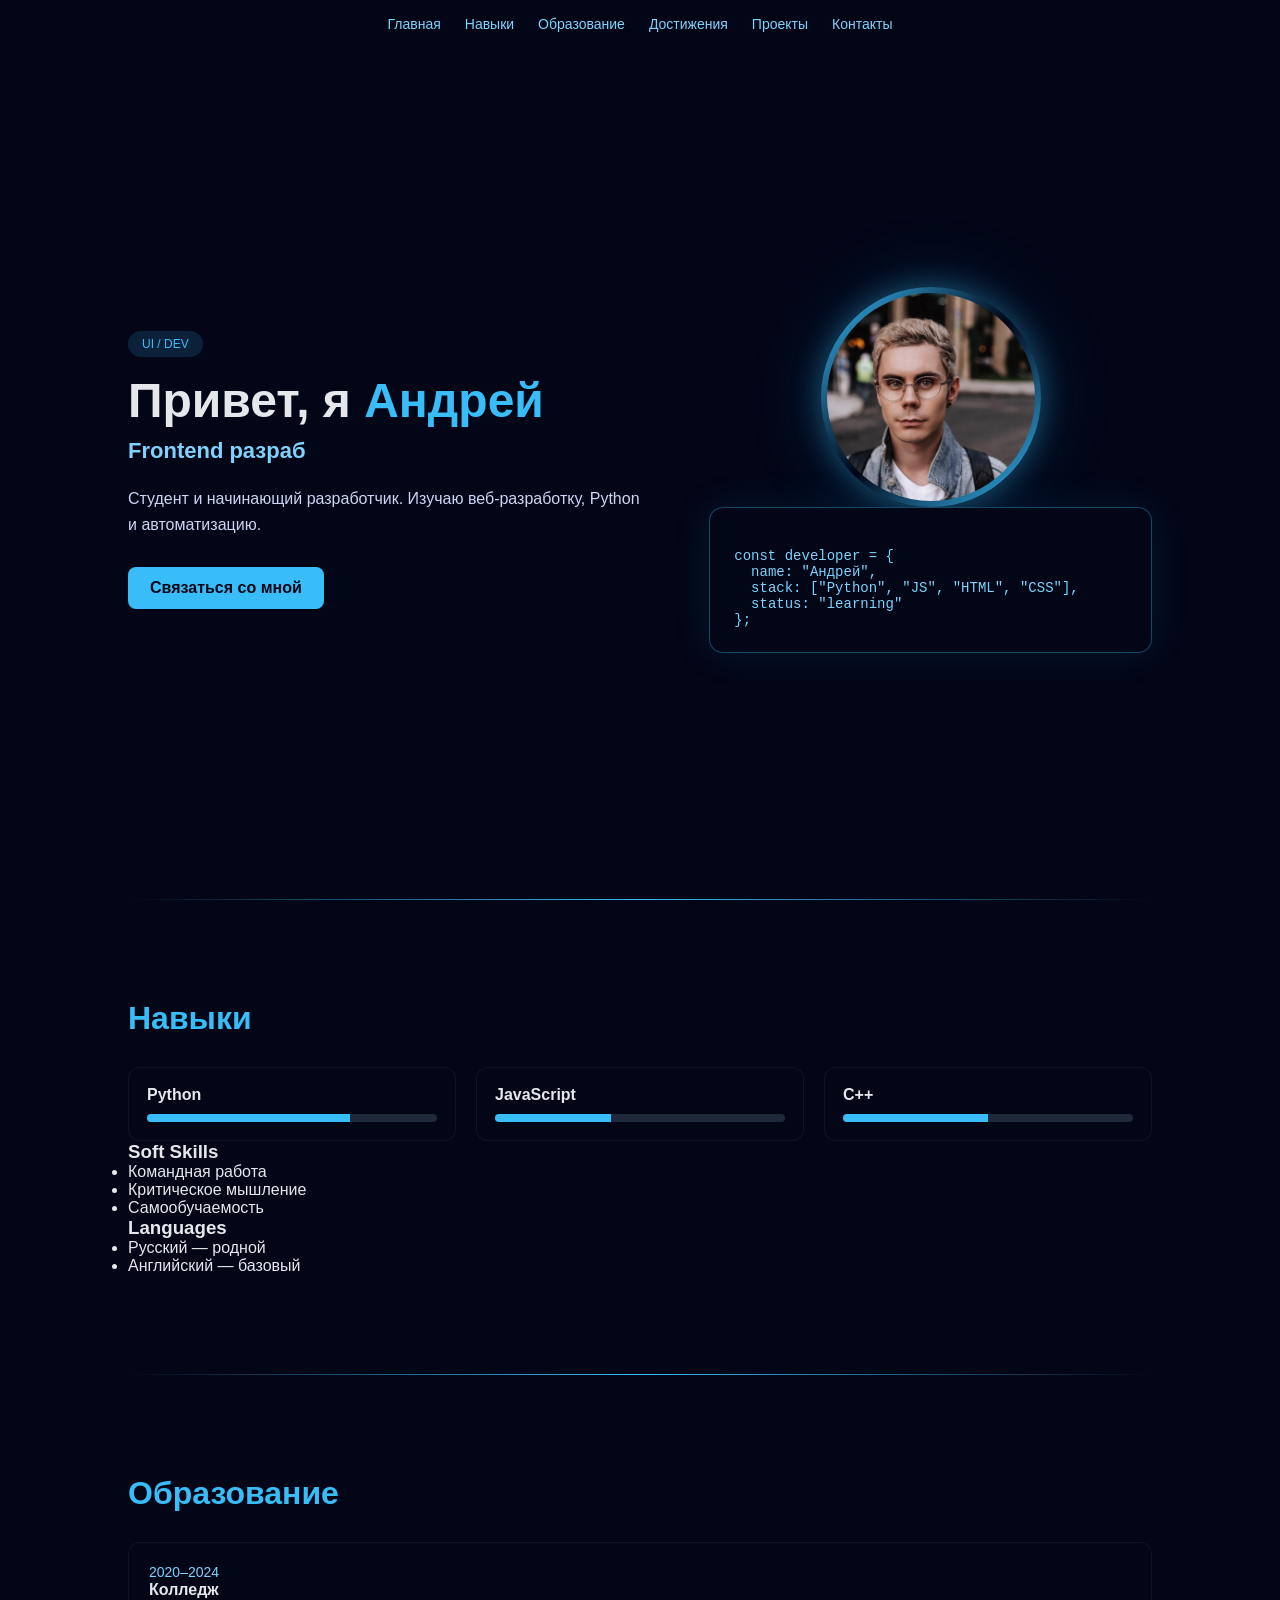
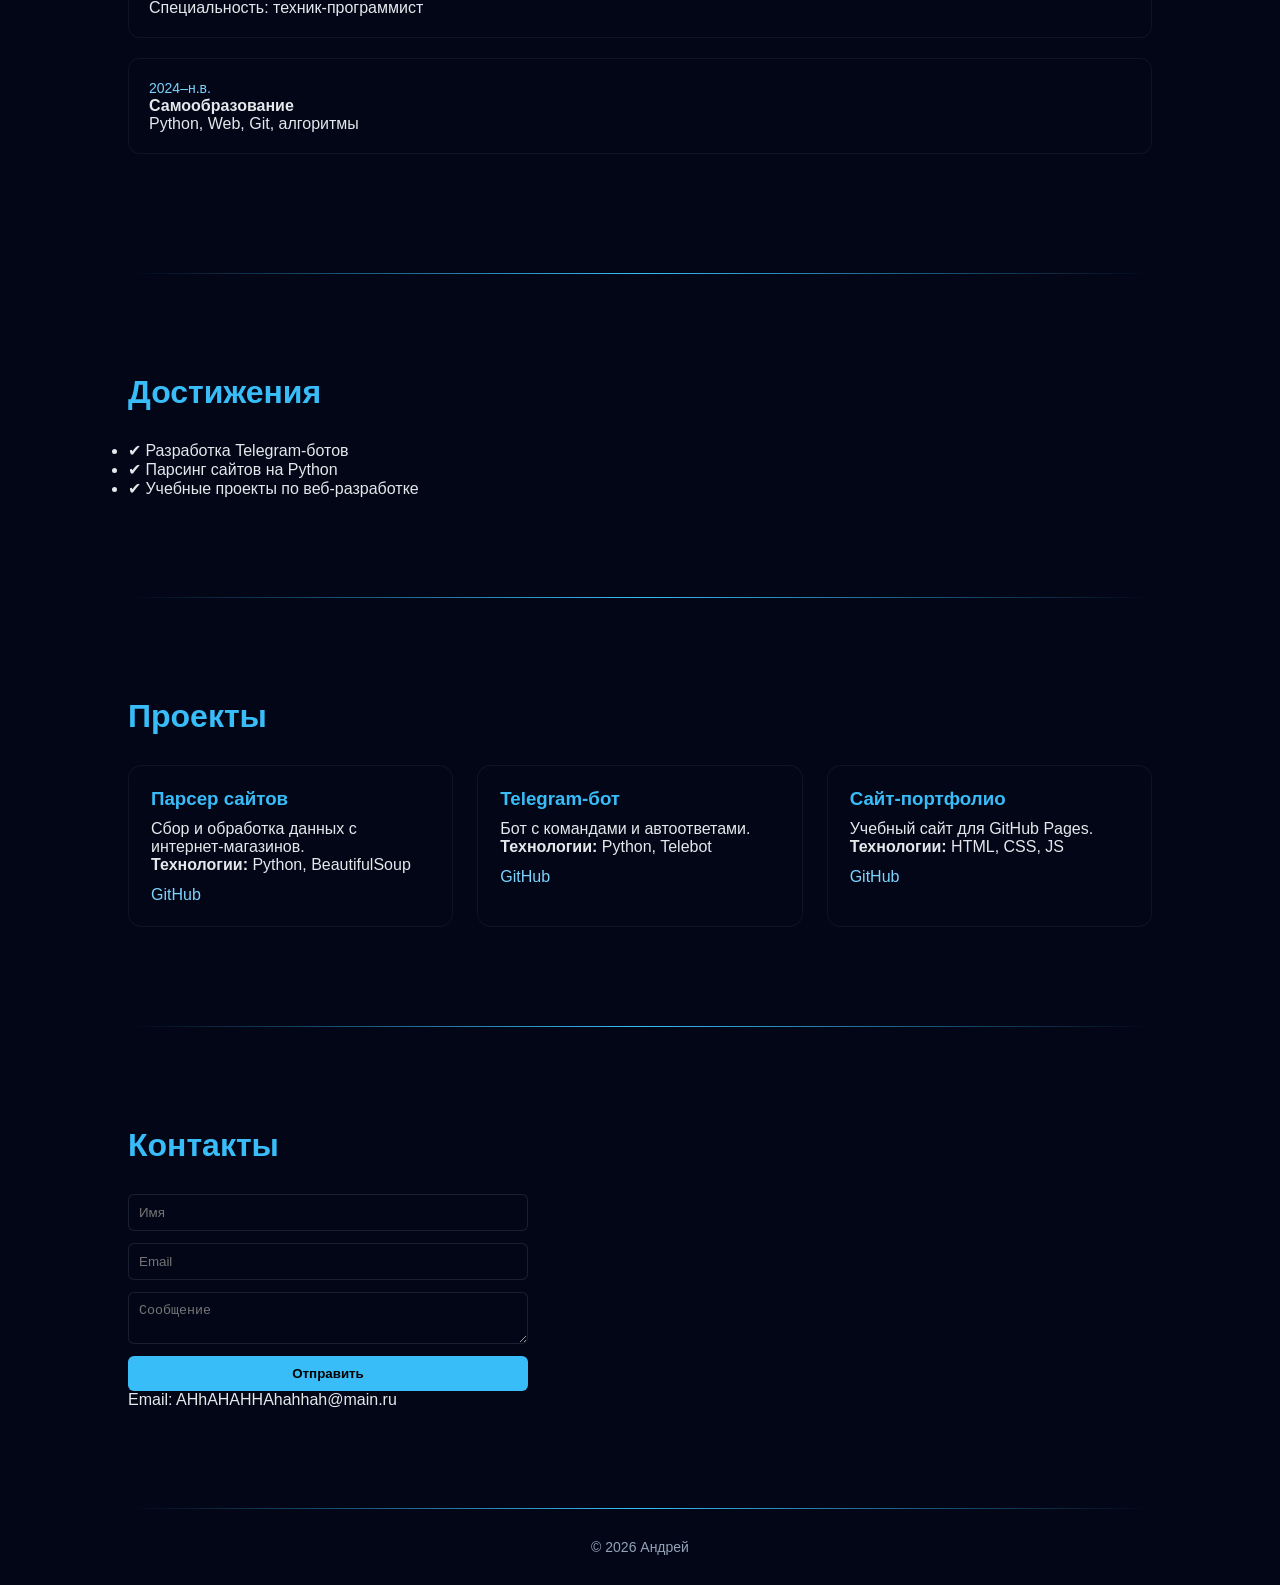
<file: index.html>
<!DOCTYPE html>
<html lang="ru">
<head>
  <meta charset="UTF-8">
  <title>Портфолио — Андрей</title>
  <meta name="viewport" content="width=device-width, initial-scale=1.0">
  <link rel="icon" href="favicon.ico">
  <link rel="stylesheet" href="style.css">
</head>

<body>
<header>
  <nav class="nav">
    <a href="#home" class="active">Главная</a>
    <a href="#skills">Навыки</a>
    <a href="#education">Образование</a>
    <a href="#achievements">Достижения</a>
    <a href="#projects">Проекты</a>
    <a href="#contacts">Контакты</a>
  </nav>
</header>

<main>

<section id="home" class="hero">
  <div class="hero-text">
    <span class="badge">UI / DEV</span>

    <h1>Привет, я <span>Андрей</span></h1>
    <h2 id="typing"></h2>

    <p>
      Студент и начинающий разработчик.
      Изучаю веб-разработку, Python и автоматизацию.
    </p>

    <a href="#contacts" class="btn">Связаться со мной</a>
  </div>

  <div class="hero-visual">
    <div class="avatar">
      <img src="avatar.jpg" alt="Фото">
    </div>

    <div class="hero-code">
<pre><code>
const developer = {
  name: "Андрей",
  stack: ["Python", "JS", "HTML", "CSS"],
  status: "learning"
};
</code></pre>
    </div>
  </div>
</section>



<section id="skills">
  <h2>Навыки</h2>

<div class="skills-grid">
  <div class="skill-card">
    <h4>Python</h4>
    <div class="bar"><div style="width:70%"></div></div>
  </div>

  <div class="skill-card">
    <h4>JavaScript</h4>
    <div class="bar"><div style="width:40%"></div></div>
  </div>

  <div class="skill-card">
    <h4>C++</h4>
    <div class="bar"><div style="width:50%"></div></div>
  </div>
</div>


  <h3>Soft Skills</h3>
  <ul>
    <li>Командная работа</li>
    <li>Критическое мышление</li>
    <li>Самообучаемость</li>
  </ul>

  <h3>Languages</h3>
  <ul>
    <li>Русский — родной</li>
    <li>Английский — базовый</li>
  </ul>
</section>

<section id="education">
  <h2>Образование</h2>
  <div class="timeline">
    <div class="event">
      <span>2020–2024</span>
      <h4>Колледж</h4>
      <p>Специальность: техник-программист</p>
    </div>
    <div class="event">
      <span>2024–н.в.</span>
      <h4>Самообразование</h4>
      <p>Python, Web, Git, алгоритмы</p>
    </div>
  </div>
</section>

<section id="achievements">
  <h2>Достижения</h2>
  <ul>
    <li>✔ Разработка Telegram-ботов</li>
    <li>✔ Парсинг сайтов на Python</li>
    <li>✔ Учебные проекты по веб-разработке</li>
  </ul>
</section>

<section id="projects">
  <h2>Проекты</h2>

  <div class="projects">
    <article class="card">
      <h3>Парсер сайтов</h3>
      <p>Сбор и обработка данных с интернет-магазинов.</p>
      <p><b>Технологии:</b> Python, BeautifulSoup</p>
      <a href="#">GitHub</a>
    </article>

    <article class="card">
      <h3>Telegram-бот</h3>
      <p>Бот с командами и автоответами.</p>
      <p><b>Технологии:</b> Python, Telebot</p>
      <a href="#">GitHub</a>
    </article>

    <article class="card">
      <h3>Сайт-портфолио</h3>
      <p>Учебный сайт для GitHub Pages.</p>
      <p><b>Технологии:</b> HTML, CSS, JS</p>
      <a href="#">GitHub</a>
    </article>
  </div>
</section>

<section id="contacts">
  <h2>Контакты</h2>

  <form id="contactForm">
    <input type="text" placeholder="Имя" required>
    <input type="email" placeholder="Email" required>
    <textarea placeholder="Сообщение" required></textarea>
    <button type="submit">Отправить</button>
  </form>

  <p>Email: AHhAHAHHAhahhah@main.ru</p>
</section>

</main>

<footer>
  <p>© 2026 Андрей</p>
</footer>

<script src="script.js"></script>
</body>
</html>
</file>
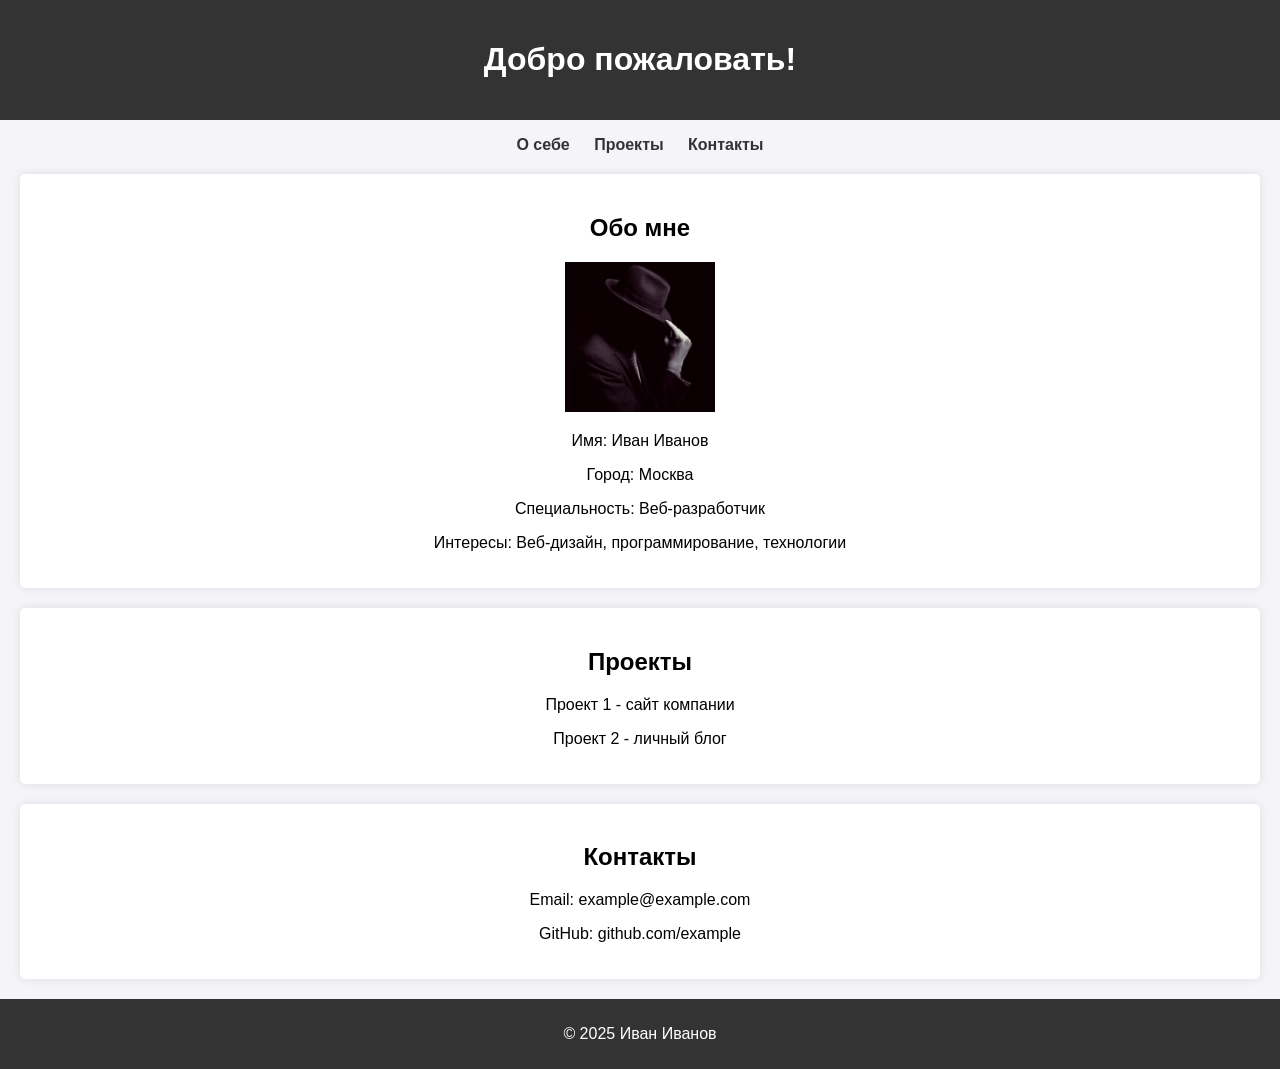
<file: portfolio_site/index.html>
<!DOCTYPE html>
<html lang="ru">
<head>
    <meta charset="UTF-8">
    <meta name="viewport" content="width=device-width, initial-scale=1.0">
    <title>Моё портфолио</title>
    <link rel="stylesheet" href="style.css">
</head>
<body>
    <header>
        <h1>Добро пожаловать!</h1>
    </header>
    <nav>
        <ul>
            <li><a href="#about">О себе</a></li>
            <li><a href="#projects">Проекты</a></li>
            <li><a href="#contacts">Контакты</a></li>
        </ul>
    </nav>
    <section id="about">
        <h2>Обо мне</h2>
        <img src="avatar.png" alt="Аватар" width="150">
        <p>Имя: Иван Иванов</p>
        <p>Город: Москва</p>
        <p>Специальность: Веб-разработчик</p>
        <p>Интересы: Веб-дизайн, программирование, технологии</p>
    </section>
    <section id="projects">
        <h2>Проекты</h2>
        <p>Проект 1 - сайт компании</p>
        <p>Проект 2 - личный блог</p>
    </section>
    <section id="contacts">
        <h2>Контакты</h2>
        <p>Email: example@example.com</p>
        <p>GitHub: github.com/example</p>
    </section>
    <footer>
        <p>&copy; 2025 Иван Иванов</p>
    </footer>
</body>
</html>
</file>
<file: style.css>
* {
  margin: 0;
  padding: 0;
  box-sizing: border-box;
}

body {
  font-family: Arial, sans-serif;
  color: #e5e7eb;

  background:
    linear-gradient(180deg, #020617 0%, #020617 100%),
    repeating-linear-gradient(
      90deg,
      rgba(255,255,255,0.03) 0,
      rgba(255,255,255,0.03) 1px,
      transparent 1px,
      transparent 40px
    ),
    repeating-linear-gradient(
      0deg,
      rgba(255,255,255,0.03) 0,
      rgba(255,255,255,0.03) 1px,
      transparent 1px,
      transparent 40px
    );
}

header {
  position: fixed;
  top: 0;
  width: 100%;
  background: rgba(2,6,23,0.9);
  backdrop-filter: blur(6px);
  z-index: 1000;
}

.nav {
  display: flex;
  justify-content: center;
  gap: 24px;
  padding: 16px;
}

.nav a {
  color: #7dd3fc;
  text-decoration: none;
  font-size: 14px;
  position: relative;
}

.nav a::after {
  content: "";
  position: absolute;
  left: 0;
  bottom: -4px;
  width: 0;
  height: 2px;
  background: #38bdf8;
  transition: 0.3s;
}

.nav a:hover::after {
  width: 100%;
}

section {
  padding: 100px 10%;
  position: relative;
}

section::after {
  content: "";
  position: absolute;
  bottom: 0;
  left: 10%;
  right: 10%;
  height: 1px;
  background: linear-gradient(90deg, transparent, #38bdf8, transparent);
}

.hero {
  height: 100vh;
  padding-top: 140px;
  display: grid;
  grid-template-columns: 1.2fr 1fr;
  align-items: center;
  gap: 50px;
}

.hero h1 {
  font-size: 48px;
  margin-bottom: 10px;
}

.hero h1 span {
  color: #38bdf8;
}

.hero h2 {
  font-size: 22px;
  color: #7dd3fc;
  margin-bottom: 20px;
  min-height: 28px;
}

.hero p {
  max-width: 520px;
  line-height: 1.6;
  color: #cbd5f5;
  margin-bottom: 30px;
}

.badge {
  display: inline-block;
  background: rgba(56,189,248,0.15);
  color: #38bdf8;
  padding: 6px 14px;
  border-radius: 20px;
  font-size: 12px;
  margin-bottom: 16px;
}

.btn {
  display: inline-block;
  padding: 12px 22px;
  background: #38bdf8;
  color: #020617;
  text-decoration: none;
  border-radius: 8px;
  font-weight: bold;
  transition: transform 0.2s;
}

.btn:hover {
  transform: translateY(-2px);
}

.hero-code {
  background: #020617;
  border: 1px solid rgba(56,189,248,0.35);
  border-radius: 14px;
  padding: 24px;
  font-family: monospace;
  font-size: 14px;
  color: #7dd3fc;
  box-shadow: 0 0 40px rgba(56,189,248,0.1);
}

.hero-code pre {
  white-space: pre-wrap;
}

h2 {
  font-size: 32px;
  color: #38bdf8;
  margin-bottom: 30px;
}

.skills-grid {
  display: grid;
  grid-template-columns: repeat(auto-fit, minmax(220px, 1fr));
  gap: 20px;
}

.skill-card {
  background: #020617;
  border: 1px solid rgba(255,255,255,0.05);
  padding: 18px;
  border-radius: 12px;
}

.skill-card h4 {
  margin-bottom: 10px;
  color: #e5e7eb;
}

.bar {
  background: #1e293b;
  height: 8px;
  border-radius: 5px;
  overflow: hidden;
}

.bar div {
  height: 100%;
  background: #38bdf8;
}

.timeline .event {
  background: #020617;
  padding: 20px;
  border-radius: 12px;
  border: 1px solid rgba(255,255,255,0.05);
  margin-bottom: 20px;
}

.timeline span {
  color: #7dd3fc;
  font-size: 14px;
}

.projects {
  display: grid;
  grid-template-columns: repeat(auto-fit, minmax(260px, 1fr));
  gap: 24px;
}

.card {
  background: #020617;
  padding: 22px;
  border-radius: 14px;
  border: 1px solid rgba(255,255,255,0.05);
  transition: transform 0.3s, box-shadow 0.3s;
}

.card:hover {
  transform: translateY(-6px);
  box-shadow: 0 10px 40px rgba(56,189,248,0.15);
}

.card h3 {
  color: #38bdf8;
  margin-bottom: 10px;
}

.card a {
  display: inline-block;
  margin-top: 12px;
  color: #7dd3fc;
  text-decoration: none;
}

form {
  max-width: 400px;
  display: flex;
  flex-direction: column;
  gap: 12px;
}

input, textarea {
  background: #020617;
  border: 1px solid rgba(255,255,255,0.1);
  color: #e5e7eb;
  padding: 10px;
  border-radius: 6px;
}

button {
  padding: 10px;
  background: #38bdf8;
  border: none;
  border-radius: 6px;
  cursor: pointer;
  font-weight: bold;
}

footer {
  text-align: center;
  padding: 30px;
  color: #94a3b8;
  font-size: 14px;
}

@media (max-width: 900px) {
  .hero {
    grid-template-columns: 1fr;
    height: auto;
  }
}

.avatar {
  width: 220px;
  height: 220px;
  margin: 0 auto;

  border-radius: 50%;
  padding: 6px;

  background: linear-gradient(
    135deg,
    #38bdf8,
    transparent,
    #38bdf8
  );

  box-shadow:
    0 0 30px rgba(56,189,248,0.4),
    0 0 80px rgba(56,189,248,0.15);
}

.avatar img {
  width: 100%;
  height: 100%;
  object-fit: cover;
  border-radius: 50%;
  background: #020617;
}
</file>
<file: portfolio_site/style.css>
body {
    font-family: Arial, sans-serif;
    background-color: #f4f4f9;
    margin: 0;
    padding: 0;
    text-align: center;
}

header {
    background-color: #333;
    color: white;
    padding: 20px;
}

nav ul {
    list-style: none;
    padding: 0;
}

nav ul li {
    display: inline;
    margin: 10px;
}

nav a {
    text-decoration: none;
    color: #333;
    font-weight: bold;
}

nav a:hover {
    color: #007BFF;
}

section {
    margin: 20px;
    padding: 20px;
    background: white;
    border-radius: 5px;
    box-shadow: 0 0 10px rgba(0, 0, 0, 0.1);
}

footer {
    background: #333;
    color: white;
    padding: 10px;
    margin-top: 20px;
}
</file>
